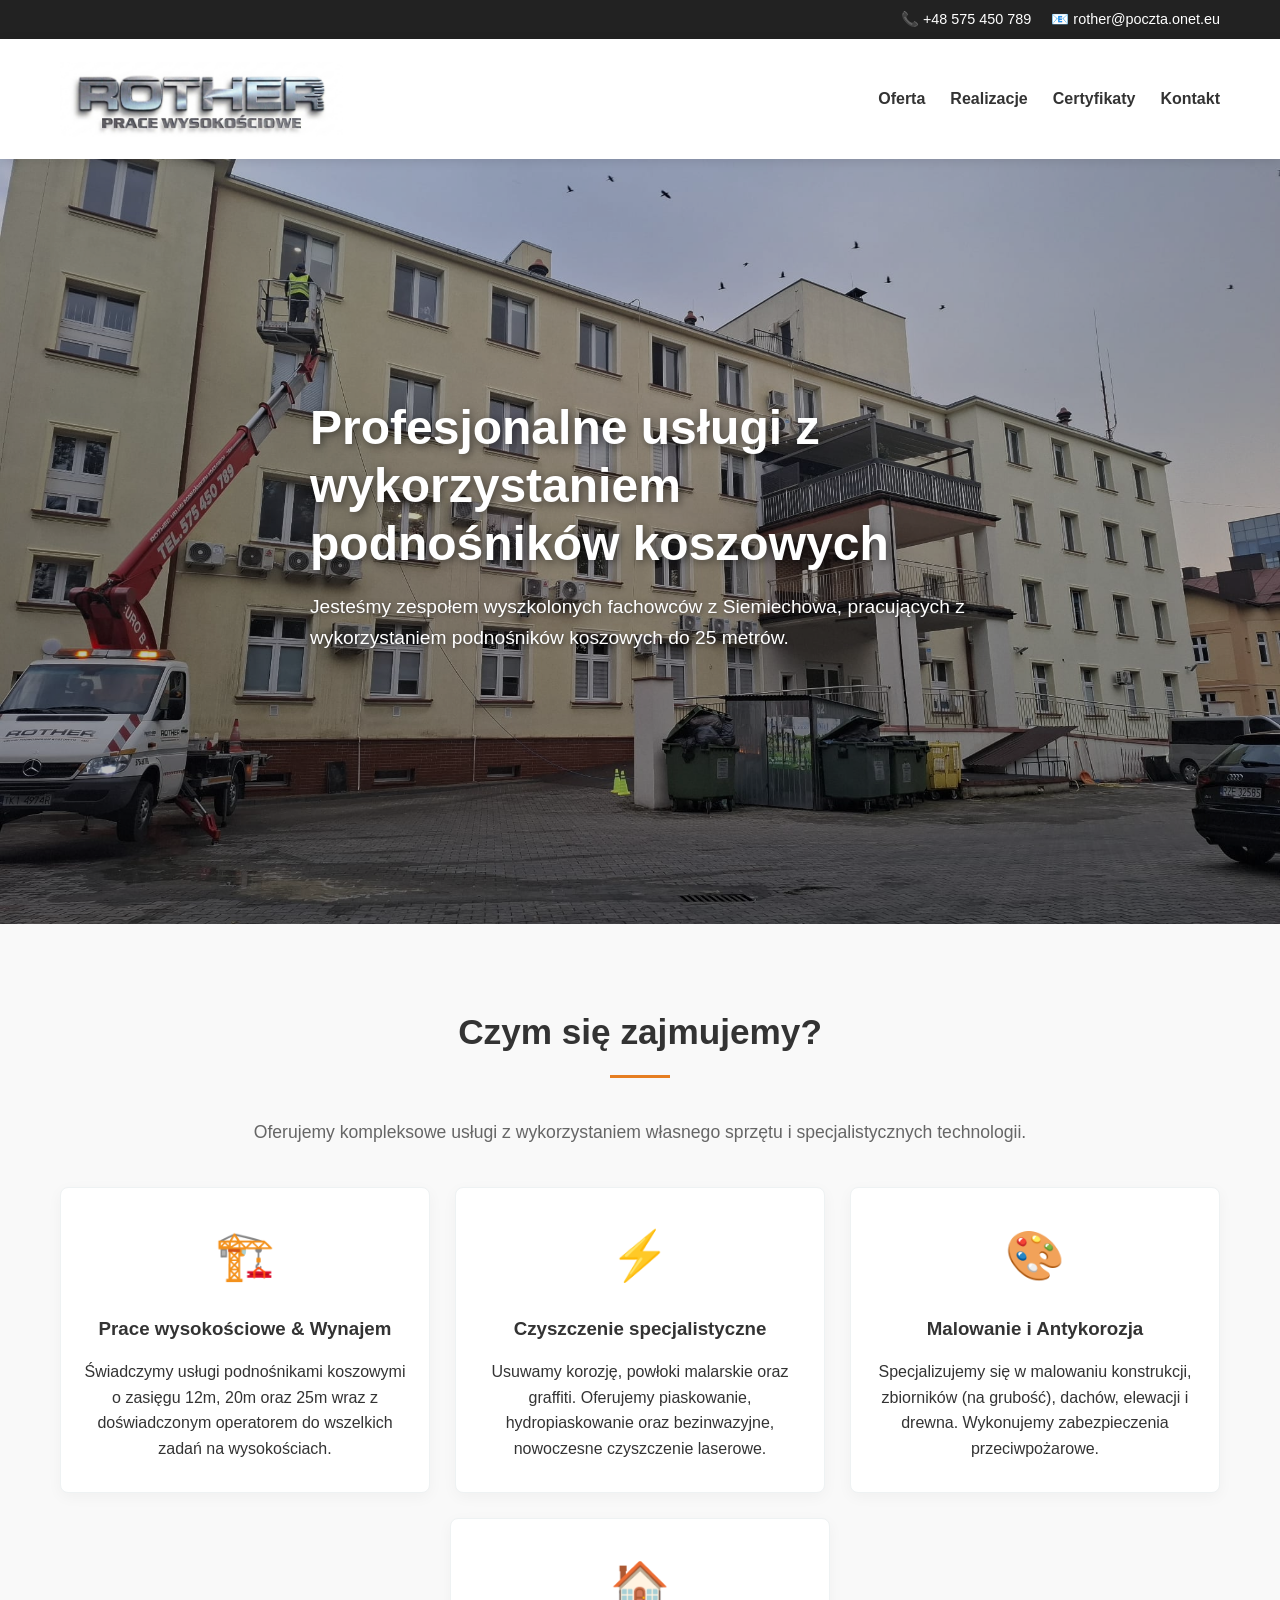
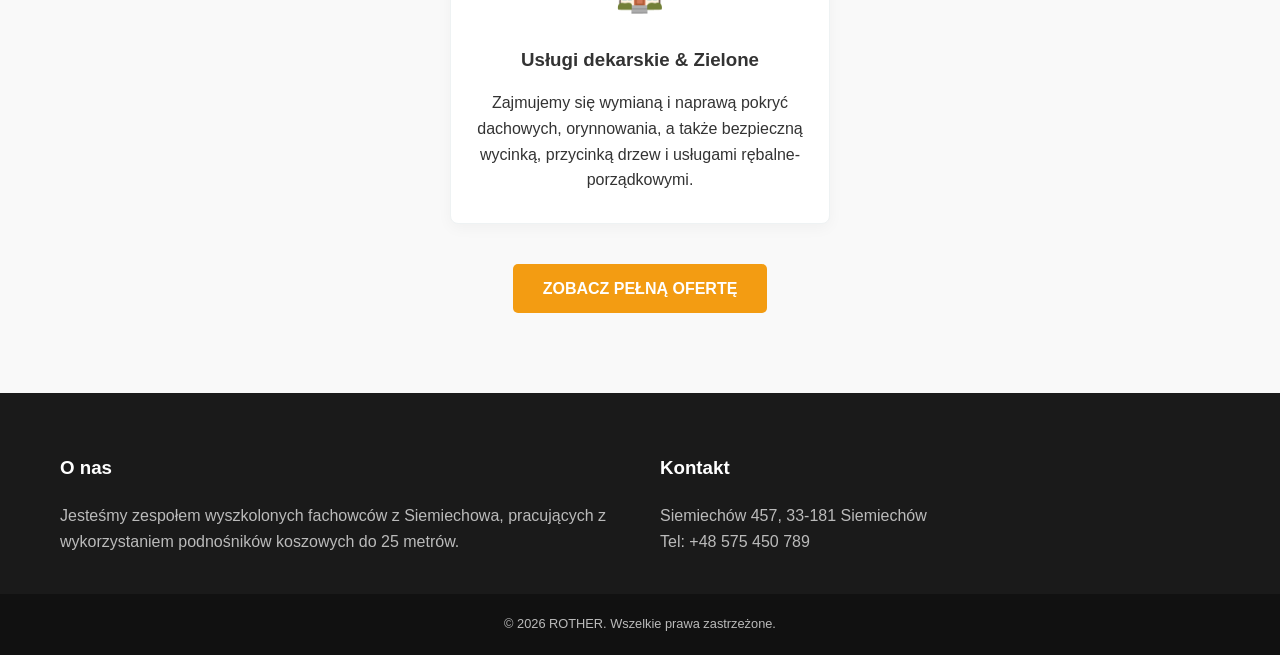
<file: index.html>
<!doctype html>
<html lang="pl">
  <head>
    <meta charset="UTF-8" />
    <meta name="viewport" content="width=device-width, initial-scale=1.0" />
    <title>ROTHER - Prace Wysokościowe</title>
    <link rel="icon" type="image/png" href="media/logo.png" />
    <link rel="stylesheet" href="style.css" />
    <link rel="stylesheet" href="hero.css" />
  </head>
  <body>
    <div class="top-bar">
      <div class="container">
        <div class="contact-info">
          <span>📞 +48 575 450 789</span>
          <span>📧 rother@poczta.onet.eu</span>
        </div>
      </div>
    </div>
    <header>
      <div class="container flex-header">
        <a href="index.html" class="logo-link">
          <img src="media/logo.png" alt="ROTHER Logo" />
        </a>
        <nav>
          <ul>
            <li><a href="oferta/oferta.html">Oferta</a></li>

            <li><a href="realizacje/realizacje.html">Realizacje</a></li>
            <li><a href="certyfikaty/certyfikaty.html">Certyfikaty</a></li>
            <li><a href="kontakt/kontakt.html">Kontakt</a></li>
          </ul>
        </nav>
      </div>
    </header>

    <section class="hero">
      <div class="hero-slider">
        <div
          class="slide active"
          style="background-image: url(&quot;media/hero-1.jpg&quot;)"
        ></div>
        <div
          class="slide"
          style="background-image: url(&quot;media/hero-2.jpg&quot;)"
        ></div>
        <div
          class="slide"
          style="background-image: url(&quot;media/hero-3.jpg&quot;)"
        ></div>
      </div>

      <div class="container">
        <div class="hero-content">
          <h2>Profesjonalne usługi z wykorzystaniem podnośników koszowych</h2>
          <p>
            Jesteśmy zespołem wyszkolonych fachowców z Siemiechowa, pracujących
            z wykorzystaniem podnośników koszowych do 25 metrów.
          </p>
        </div>
      </div>
    </section>

    <section class="services">
      <div class="container">
        <h2 class="section-title">Czym się zajmujemy?</h2>
        <p class="section-subtitle">
          Oferujemy kompleksowe usługi z wykorzystaniem własnego sprzętu i
          specjalistycznych technologii.
        </p>

        <div class="services-grid">
          <div class="service-card">
            <div class="icon">🏗️</div>
            <h3>Prace wysokościowe & Wynajem</h3>
            <p>
              Świadczymy usługi podnośnikami koszowymi o zasięgu 12m, 20m oraz
              25m wraz z doświadczonym operatorem do wszelkich zadań na
              wysokościach.
            </p>
          </div>

          <div class="service-card">
            <div class="icon">⚡</div>
            <h3>Czyszczenie specjalistyczne</h3>
            <p>
              Usuwamy korozję, powłoki malarskie oraz graffiti. Oferujemy
              piaskowanie, hydropiaskowanie oraz bezinwazyjne, nowoczesne
              czyszczenie laserowe.
            </p>
          </div>

          <div class="service-card">
            <div class="icon">🎨</div>
            <h3>Malowanie i Antykorozja</h3>
            <p>
              Specjalizujemy się w malowaniu konstrukcji, zbiorników (na
              grubość), dachów, elewacji i drewna. Wykonujemy zabezpieczenia
              przeciwpożarowe.
            </p>
          </div>

          <div class="service-card">
            <div class="icon">🏠</div>
            <h3>Usługi dekarskie & Zielone</h3>
            <p>
              Zajmujemy się wymianą i naprawą pokryć dachowych, orynnowania, a
              także bezpieczną wycinką, przycinką drzew i usługami
              rębalne-porządkowymi.
            </p>
          </div>
        </div>

        <div class="services-more">
          <a href="oferta/oferta.html" class="btn-primary">Zobacz pełną ofertę</a>
        </div>
      </div>
    </section>

    <footer>
      <div class="container footer-grid">
        <div class="footer-about">
          <h3>O nas</h3>
          <p>
            Jesteśmy zespołem wyszkolonych fachowców z Siemiechowa, pracujących
            z wykorzystaniem podnośników koszowych do 25 metrów.
          </p>
        </div>
        <div class="footer-contact">
          <h3>Kontakt</h3>
          <p>Siemiechów 457, 33-181 Siemiechów</p>
          <p>Tel: +48 575 450 789</p>
        </div>
      </div>
      <div class="bottom-footer">
        <p>&copy; 2026 ROTHER. Wszelkie prawa zastrzeżone.</p>
      </div>
    </footer>

    <script>
      document.addEventListener("DOMContentLoaded", function () {
        const slides = document.querySelectorAll(".hero-slider .slide");
        let currentSlide = 0;

        function nextSlide() {
          // Usuń klasę active z obecnego slajdu
          slides[currentSlide].classList.remove("active");

          // Przejdź do kolejnego slajdu (lub wróć do pierwszego)
          currentSlide = (currentSlide + 1) % slides.length;

          // Dodaj klasę active do nowego slajdu
          slides[currentSlide].classList.add("active");
        }

        // Uruchamiaj funkcję co 5000 milisekund (5 sekund)
        setInterval(nextSlide, 5000);
      });
    </script>
  </body>
</html>
</file>
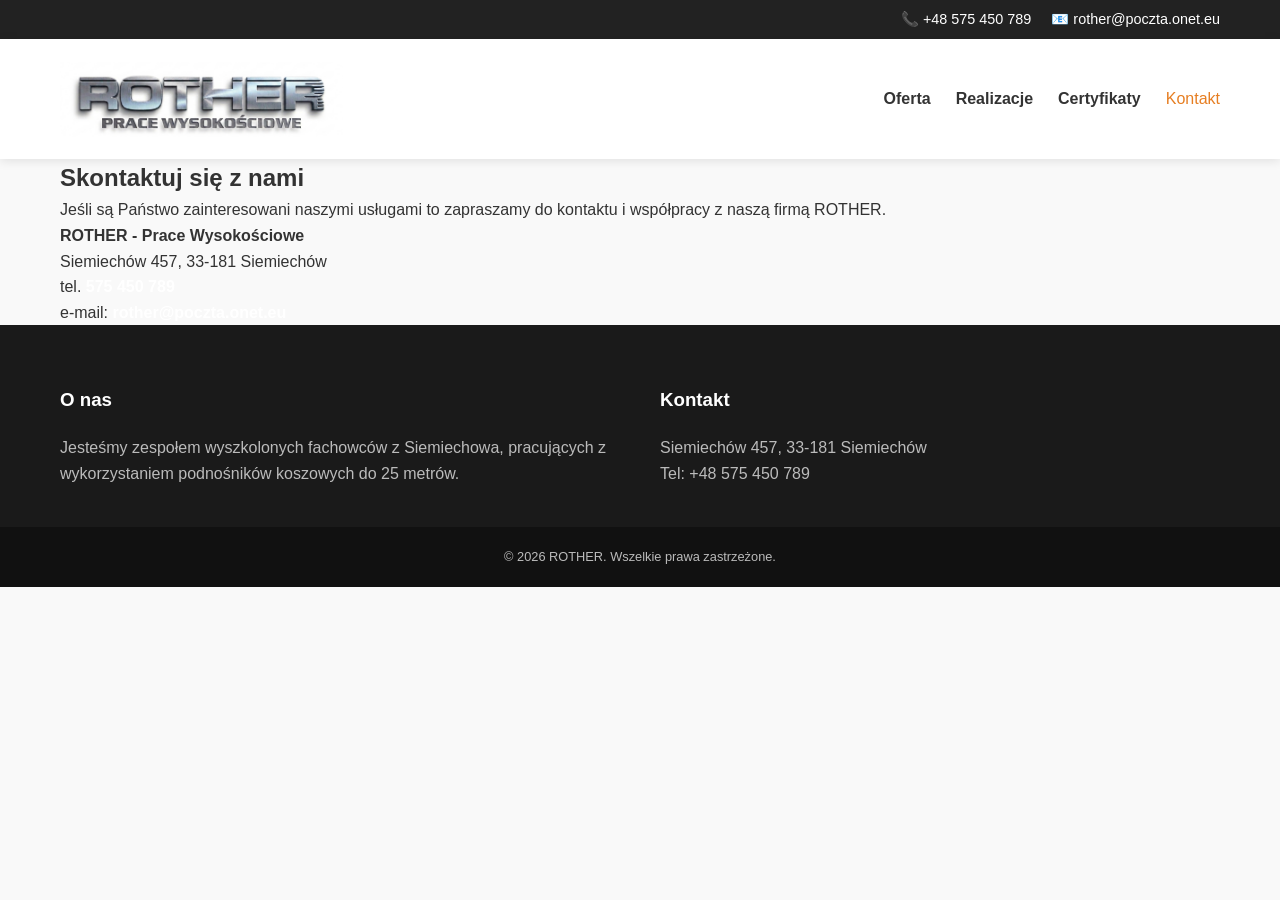
<file: kontakt.html>
<!doctype html>
<html lang="pl">
  <head>
    <meta charset="UTF-8" />
    <meta name="viewport" content="width=device-width, initial-scale=1.0" />
    <title>ROTHER - Prace Wysokościowe</title>
    <link rel="icon" type="image/png" href="media/logo.png" />
    <link rel="stylesheet" href="style.css" />
  </head>
  <body>
    <!-- Górny pasek kontaktowy -->
    <div class="top-bar">
      <div class="container">
        <div class="contact-info">
          <span>📞 +48 575 450 789</span>
          <span>📧 rother@poczta.onet.eu</span>
        </div>
      </div>
    </div>
    <!-- Nagłówek -->
    <header>
      <div class="container flex-header">
        <a href="index.html" class="logo-link">
          <img src="media/logo.png" alt="ROTHER Logo" />
        </a>
        <nav>
          <ul>
            <li><a href="oferta.html">Oferta</a></li>
            
            <li><a href="realizacje.html">Realizacje</a></li>
            <li><a href="certyfikaty/certyfikaty.html">Certyfikaty</a></li>
            <li><a class="active" href="kontakt.html">Kontakt</a></li>
          </ul>
        </nav>
      </div>
    </header>

     <section class="hero">
      <div class="hero-slider">
        <div class="slide active" style="background-image: url('media/hero-1.jpg');"></div>
        <div class="slide" style="background-image: url('media/hero-2.jpg');"></div>
        <div class="slide" style="background-image: url('media/hero-3.jpg');"></div>
      </div>
      
      <div class="container">
        <div class="hero-content">
          <h2>Skontaktuj się z nami</h2>
        <p>
              Jeśli są Państwo zainteresowani naszymi usługami to zapraszamy do
              kontaktu i współpracy z naszą firmą ROTHER.
            </p>

            <p>
              <strong>ROTHER - Prace Wysokościowe</strong>
              <br />
              Siemiechów 457, 33-181 Siemiechów
            </p>

            <p>
              tel.&nbsp;<strong
                ><a href="tel:+48575450789">575 450 789&nbsp;</a></strong
              ><br />e-mail:&nbsp;<strong
                ><a href="mailto:rother@poczta.onet.eu"
                  >rother@poczta.onet.eu</a
                ></strong
              >
            </p>
            </div>
          </div>
        </div>
      </div>
    </section>

    <!-- Stopka -->
    <footer>
      <div class="container footer-grid">
        <div class="footer-about">
          <h3>O nas</h3>
          <p>
            Jesteśmy zespołem wyszkolonych fachowców z Siemiechowa, pracujących z wykorzystaniem podnośników koszowych do 25 metrów.
          </p>
        </div>
        <div class="footer-contact">
          <h3>Kontakt</h3>
          <p>Siemiechów 457, 33-181 Siemiechów</p>
          <p>Tel: +48 575 450 789</p>
        </div>
      </div>
      <div class="bottom-footer">
        <p>&copy; 2026 ROTHER. Wszelkie prawa zastrzeżone.</p>
      </div>
    </footer>

    <script>
      document.addEventListener("DOMContentLoaded", function () {
        const slides = document.querySelectorAll(".hero-slider .slide");
        let currentSlide = 0;

        function nextSlide() {
          // Usuń klasę active z obecnego slajdu
          slides[currentSlide].classList.remove("active");
          
          // Przejdź do kolejnego slajdu (lub wróć do pierwszego)
          currentSlide = (currentSlide + 1) % slides.length;
          
          // Dodaj klasę active do nowego slajdu
          slides[currentSlide].classList.add("active");
        }

        // Uruchamiaj funkcję co 5000 milisekund (5 sekund)
        setInterval(nextSlide, 5000);
      });
    </script>
  </body>
</html>
</file>
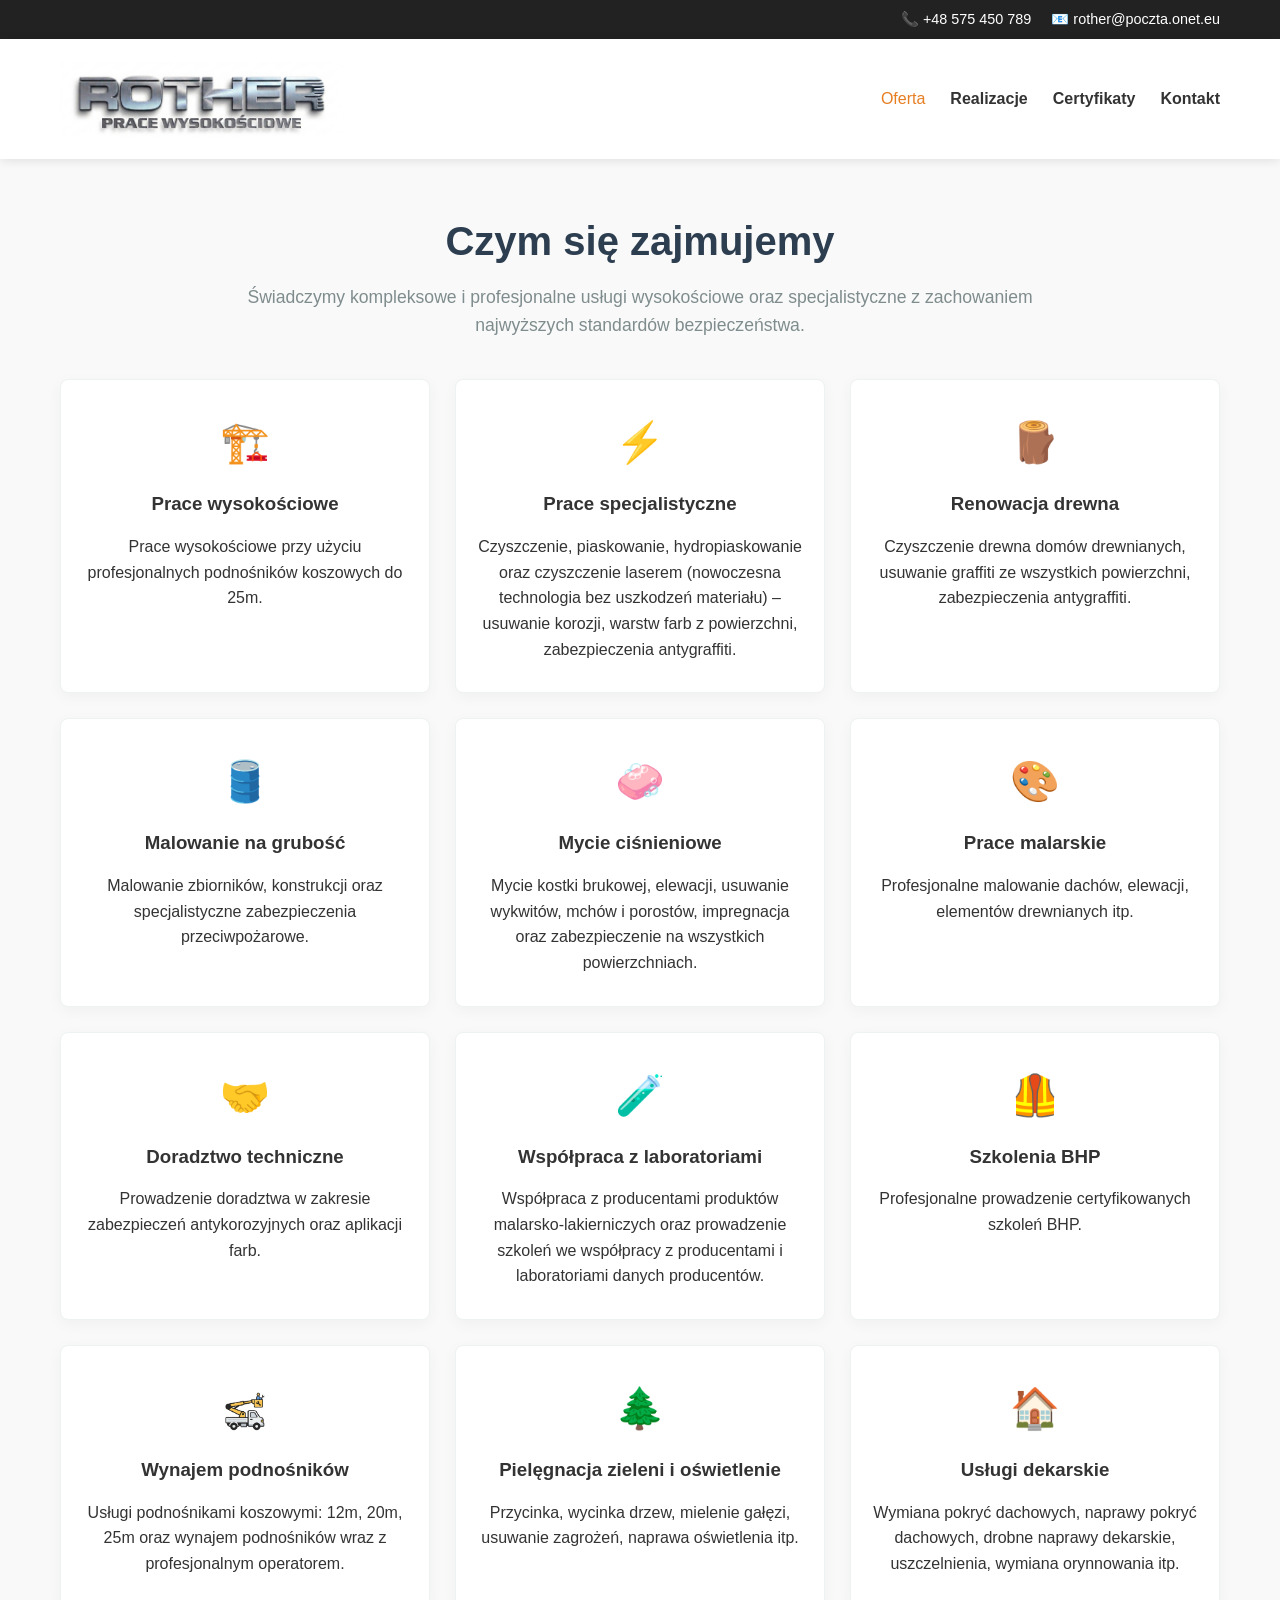
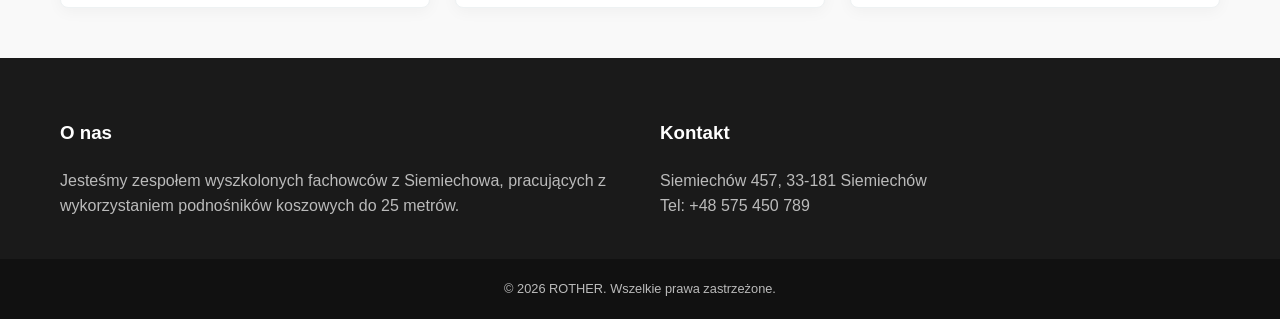
<file: oferta.html>
<!doctype html>
<html lang="pl">
  <head>
    <meta charset="UTF-8" />
    <meta name="viewport" content="width=device-width, initial-scale=1.0" />
    <title>ROTHER - Oferta</title>
    <link rel="icon" type="image/png" href="media/logo.png" />
    <link rel="stylesheet" href="style.css" />
    <link
      rel="stylesheet"
      href="https://cdnjs.cloudflare.com/ajax/libs/font-awesome/6.0.0-beta3/css/all.min.css"
    />
  </head>
  <body>
    <!-- Górny pasek kontaktowy -->
    <div class="top-bar">
      <div class="container">
        <div class="contact-info">
          <span>📞 +48 575 450 789</span>
          <span>📧 rother@poczta.onet.eu</span>
        </div>
      </div>
    </div>
    <!-- Nagłówek -->
    <header>
      <div class="container flex-header">
        <a href="index.html" class="logo-link">
          <img src="media/logo.png" alt="ROTHER Logo" />
        </a>
        <nav>
          <ul>
            <li><a class="active" href="oferta.html">Oferta</a></li>

            <li><a href="realizacje/realizacje.html">Realizacje</a></li>
            <li><a href="certyfikaty/certyfikaty.html">Certyfikaty</a></li>
            <li><a href="kontakt/kontakt.html">Kontakt</a></li>
          </ul>
        </nav>
      </div>
    </header>

    <!-- Główna zawartość - Oferta -->
    <main class="container services-section">
      <h1>Czym się zajmujemy</h1>
      <p class="section-desc">
        Świadczymy kompleksowe i profesjonalne usługi wysokościowe oraz
        specjalistyczne z zachowaniem najwyższych standardów bezpieczeństwa.
      </p>

      <div class="services-grid">
        <!-- Usługa 1 -->
        <div class="service-card">
          <div class="services-icon">🏗️</div>
          <h3>Prace wysokościowe</h3>
          <p>
            Prace wysokościowe przy użyciu profesjonalnych podnośników koszowych
            do 25m.
          </p>
        </div>

        <!-- Usługa 2 -->
        <div class="service-card">
          <div class="services-icon">⚡</div>
          <h3>Prace specjalistyczne</h3>
          <p>
            Czyszczenie, piaskowanie, hydropiaskowanie oraz czyszczenie laserem
            (nowoczesna technologia bez uszkodzeń materiału) – usuwanie korozji,
            warstw farb z powierzchni, zabezpieczenia antygraffiti.
          </p>
        </div>

        <!-- Usługa 3 -->
        <div class="service-card">
          <div class="services-icon">🪵</div>
          <h3>Renowacja drewna</h3>
          <p>
            Czyszczenie drewna domów drewnianych, usuwanie graffiti ze
            wszystkich powierzchni, zabezpieczenia antygraffiti.
          </p>
        </div>

        <!-- Usługa 4 -->
        <div class="service-card">
          <div class="services-icon">🛢️</div>
          <h3>Malowanie na grubość</h3>
          <p>
            Malowanie zbiorników, konstrukcji oraz specjalistyczne
            zabezpieczenia przeciwpożarowe.
          </p>
        </div>

        <!-- Usługa 5 -->
        <div class="service-card">
          <div class="services-icon">🧼</div>
          <h3>Mycie ciśnieniowe</h3>
          <p>
            Mycie kostki brukowej, elewacji, usuwanie wykwitów, mchów i
            porostów, impregnacja oraz zabezpieczenie na wszystkich
            powierzchniach.
          </p>
        </div>

        <!-- Usługa 6 -->
        <div class="service-card">
          <div class="services-icon">🎨</div>
          <h3>Prace malarskie</h3>
          <p>
            Profesjonalne malowanie dachów, elewacji, elementów drewnianych itp.
          </p>
        </div>

        <!-- Usługa 7 -->
        <div class="service-card">
          <div class="services-icon">🤝</div>
          <h3>Doradztwo techniczne</h3>
          <p>
            Prowadzenie doradztwa w zakresie zabezpieczeń antykorozyjnych oraz
            aplikacji farb.
          </p>
        </div>

        <!-- Usługa 8 -->
        <div class="service-card">
          <div class="services-icon">🧪</div>
          <h3>Współpraca z laboratoriami</h3>
          <p>
            Współpraca z producentami produktów malarsko-lakierniczych oraz
            prowadzenie szkoleń we współpracy z producentami i laboratoriami
            danych producentów.
          </p>
        </div>

        <!-- Usługa 9 -->
        <div class="service-card">
          <div class="services-icon">🦺</div>
          <h3>Szkolenia BHP</h3>
          <p>Profesjonalne prowadzenie certyfikowanych szkoleń BHP.</p>
        </div>

        <!-- Usługa 10 -->
        <div class="service-card">
          <div class="services-icon">
            <img src="media/podnosnik.png" alt="Podnośnik koszowy" />
          </div>
          <h3>Wynajem podnośników</h3>
          <p>
            Usługi podnośnikami koszowymi: 12m, 20m, 25m oraz wynajem
            podnośników wraz z profesjonalnym operatorem.
          </p>
        </div>

        <!-- Usługa 11 -->
        <div class="service-card">
          <div class="services-icon">🌲</div>
          <h3>Pielęgnacja zieleni i oświetlenie</h3>
          <p>
            Przycinka, wycinka drzew, mielenie gałęzi, usuwanie zagrożeń,
            naprawa oświetlenia itp.
          </p>
        </div>

        <!-- Usługa 12 -->
        <div class="service-card">
          <div class="services-icon">🏠</div>
          <h3>Usługi dekarskie</h3>
          <p>
            Wymiana pokryć dachowych, naprawy pokryć dachowych, drobne naprawy
            dekarskie, uszczelnienia, wymiana orynnowania itp.
          </p>
        </div>
      </div>
    </main>

    <!-- Stopka -->
    <footer>
      <div class="container footer-grid">
        <div class="footer-about">
          <h3>O nas</h3>
          <p>
            Jesteśmy zespołem wyszkolonych fachowców z Siemiechowa, pracujących
            z wykorzystaniem podnośników koszowych do 25 metrów.
          </p>
        </div>
        <div class="footer-contact">
          <h3>Kontakt</h3>
          <p>Siemiechów 457, 33-181 Siemiechów</p>
          <p>Tel: +48 575 450 789</p>
        </div>
      </div>
      <div class="bottom-footer">
        <p>&copy; 2026 ROTHER. Wszelkie prawa zastrzeżone.</p>
      </div>
    </footer>
  </body>
</html>
</file>
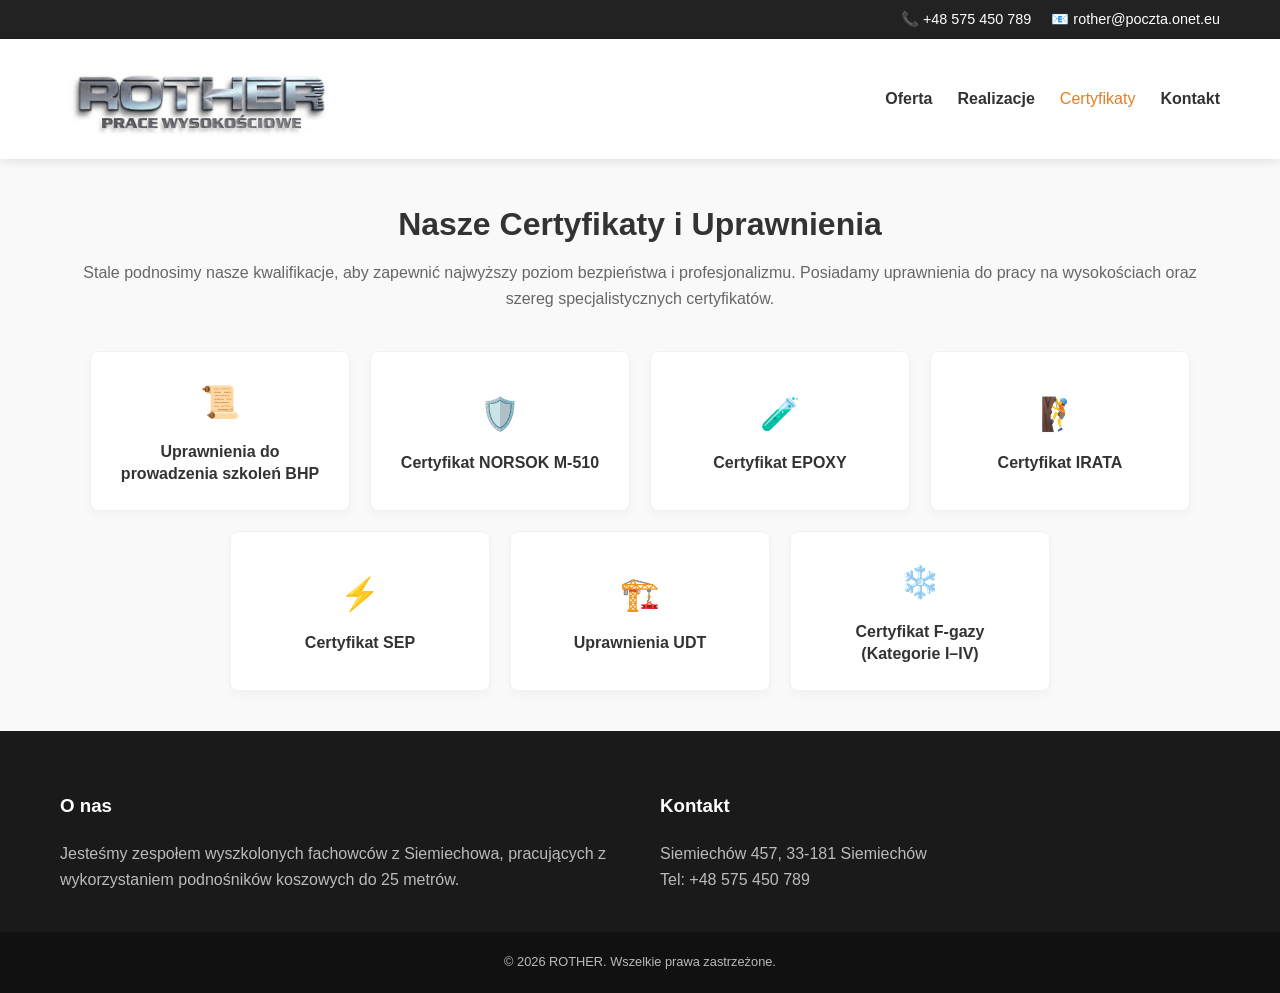
<file: certyfikaty/certyfikaty.html>
<!doctype html>
<html lang="pl">
  <head>
    <meta charset="UTF-8" />
    <meta name="viewport" content="width=device-width, initial-scale=1.0" />
    <title>ROTHER - Prace Wysokościowe</title>
    <link rel="icon" type="image/png" href="../media/logo.png" />
    <link rel="stylesheet" href="../style.css" />
    <link rel="stylesheet" href="certyfikaty.css" />
  </head>
  <body>
    <div class="top-bar">
      <div class="container">
        <div class="contact-info">
          <span>📞 +48 575 450 789</span>
          <span>📧 rother@poczta.onet.eu</span>
        </div>
      </div>
    </div>
    <header>
      <div class="container flex-header">
        <a href="../index.html" class="logo-link">
          <img src="../media/logo.png" alt="ROTHER Logo" />
        </a>
        <nav>
          <ul>
            <li><a href="../oferta/oferta.html">Oferta</a></li>
            <li><a href="../realizacje/realizacje.html">Realizacje</a></li>
            <li>
              <a class="active" href="certyfikaty.html">Certyfikaty</a>
            </li>
            <li><a href="../kontakt/kontakt.html">Kontakt</a></li>
          </ul>
        </nav>
      </div>
    </header>

    <main class="container certificates-section">
      <h1>Nasze Certyfikaty i Uprawnienia</h1>
      <p class="section-desc">
        Stale podnosimy nasze kwalifikacje, aby zapewnić najwyższy poziom
        bezpieństwa i profesjonalizmu. Posiadamy uprawnienia do pracy na
        wysokościach oraz szereg specjalistycznych certyfikatów.
      </p>

      <div class="certificates-grid">
        <div class="document-card">
          <div class="cert-icon">📜</div>
          <p class="certificate-caption">
            Uprawnienia do prowadzenia szkoleń BHP
          </p>
        </div>

        <div class="document-card">
          <div class="cert-icon">🛡️</div>
          <p class="certificate-caption">Certyfikat NORSOK M-510</p>
        </div>

        <div class="document-card">
          <div class="cert-icon">🧪</div>
          <p class="certificate-caption">Certyfikat EPOXY</p>
        </div>

        <div class="document-card">
          <div class="cert-icon">🧗</div>
          <p class="certificate-caption">Certyfikat IRATA</p>
        </div>

        <div class="document-card">
          <div class="cert-icon">⚡</div>
          <p class="certificate-caption">Certyfikat SEP</p>
        </div>

        <div class="document-card">
          <div class="cert-icon">🏗️</div>
          <p class="certificate-caption">Uprawnienia UDT</p>
        </div>

        <div class="document-card">
          <div class="cert-icon">❄️</div>
          <p class="certificate-caption">Certyfikat F-gazy<br>(Kategorie I–IV)</p>
        </div>
      </div>
    </main>

    <footer>
      <div class="container footer-grid">
        <div class="footer-about">
          <h3>O nas</h3>
          <p>
            Jesteśmy zespołem wyszkolonych fachowców z Siemiechowa, pracujących
            z wykorzystaniem podnośników koszowych do 25 metrów.
          </p>
        </div>
        <div class="footer-contact">
          <h3>Kontakt</h3>
          <p>Siemiechów 457, 33-181 Siemiechów</p>
          <p>Tel: +48 575 450 789</p>
        </div>
      </div>
      <div class="bottom-footer">
        <p>&copy; 2026 ROTHER. Wszelkie prawa zastrzeżone.</p>
      </div>
    </footer>
  </body>
</html>
</file>
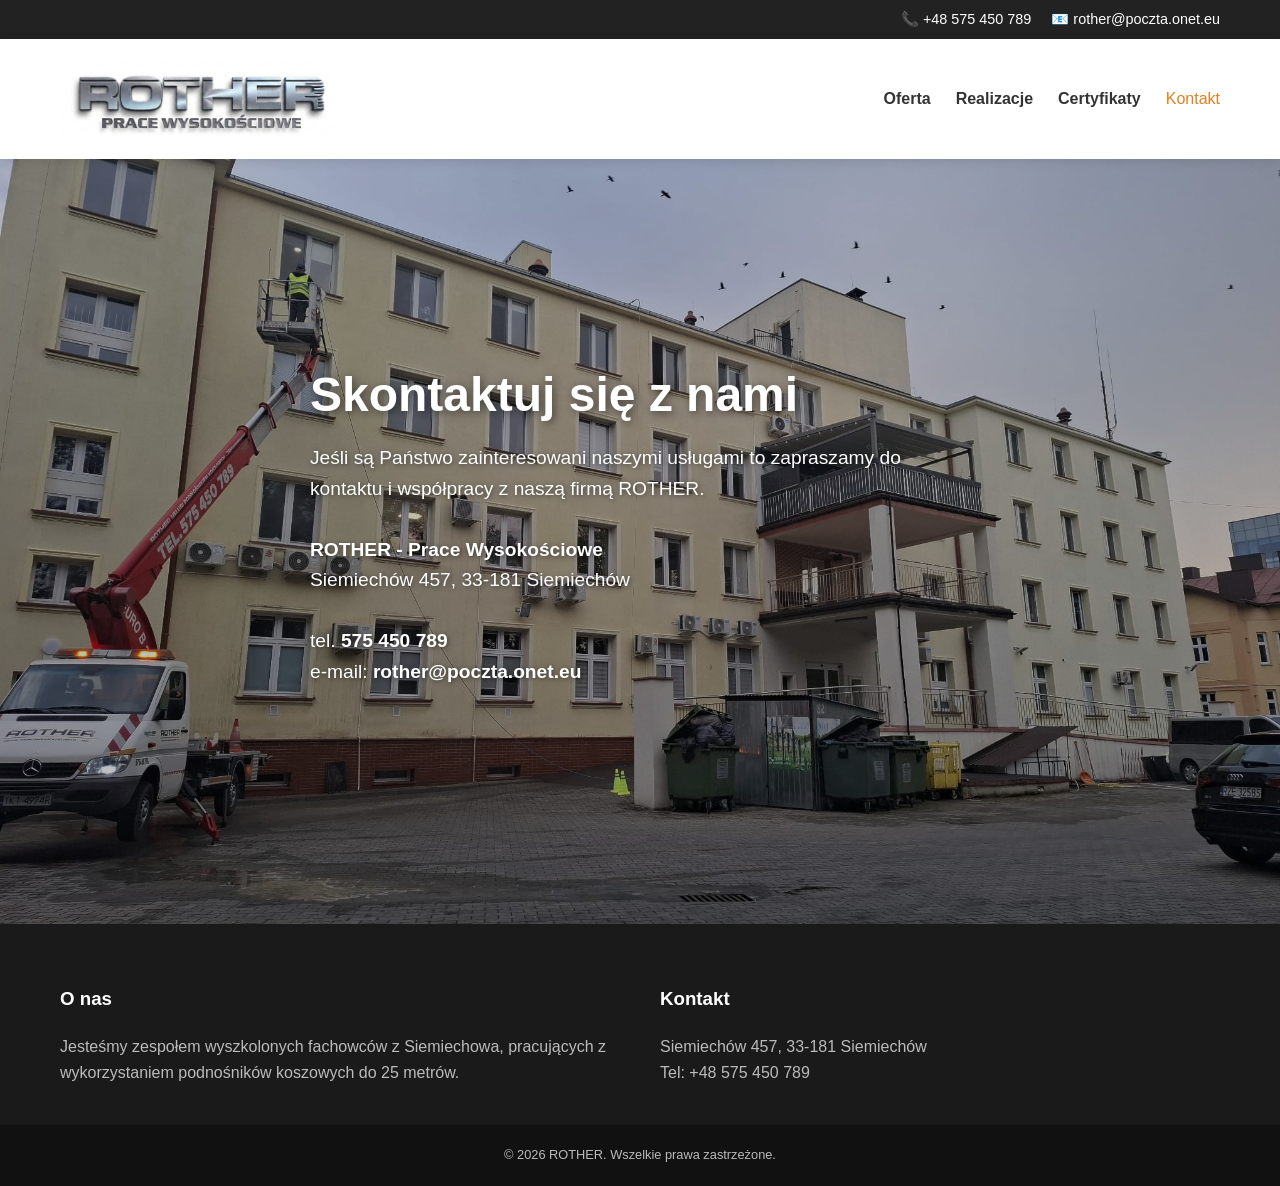
<file: kontakt/kontakt.html>
<!doctype html>
<html lang="pl">
  <head>
    <meta charset="UTF-8" />
    <meta name="viewport" content="width=device-width, initial-scale=1.0" />
    <title>ROTHER - Prace Wysokościowe</title>
    <link rel="icon" type="image/png" href="media/logo.png" />
    <link rel="stylesheet" href="../style.css" />
    <link rel="stylesheet" href="../hero.css" />

  </head>
  <body>
    <!-- Górny pasek kontaktowy -->
    <div class="top-bar">
      <div class="container">
        <div class="contact-info">
          <span>📞 +48 575 450 789</span>
          <span>📧 rother@poczta.onet.eu</span>
        </div>
      </div>
    </div>
    <!-- Nagłówek -->
    <header>
      <div class="container flex-header">
        <a href="../index.html" class="logo-link">
          <img src="../media/logo.png" alt="ROTHER Logo" />
        </a>
        <nav>
          <ul>
            <li><a href="../oferta/oferta.html">Oferta</a></li>
            
            <li><a href="../realizacje/realizacje.html">Realizacje</a></li>
            <li><a href="../certyfikaty/certyfikaty.html">Certyfikaty</a></li>
            <li><a class="active" href="kontakt.html">Kontakt</a></li>
          </ul>
        </nav>
      </div>
    </header>

     <section class="hero">
      <div class="hero-slider">
        <div class="slide active" style="background-image: url('../media/hero-1.jpg');"></div>
        <div class="slide" style="background-image: url('../media/hero-2.jpg');"></div>
        <div class="slide" style="background-image: url('../media/hero-3.jpg');"></div>
      </div>

      
      <div class="container">
        <div class="hero-content">
          <h2>Skontaktuj się z nami</h2>
        <p>
              Jeśli są Państwo zainteresowani naszymi usługami to zapraszamy do
              kontaktu i współpracy z naszą firmą ROTHER.
            </p>

            <p>
              <strong>ROTHER - Prace Wysokościowe</strong>
              <br />
              Siemiechów 457, 33-181 Siemiechów
            </p>

            <p>
              tel.&nbsp;<strong
                ><a href="tel:+48575450789">575 450 789&nbsp;</a></strong
              ><br />e-mail:&nbsp;<strong
                ><a href="mailto:rother@poczta.onet.eu"
                  >rother@poczta.onet.eu</a
                ></strong
              >
            </p>
            </div>
          </div>
        </div>
      </div>
    </section>

    <!-- Stopka -->
    <footer>
      <div class="container footer-grid">
        <div class="footer-about">
          <h3>O nas</h3>
          <p>
            Jesteśmy zespołem wyszkolonych fachowców z Siemiechowa, pracujących z wykorzystaniem podnośników koszowych do 25 metrów.
          </p>
        </div>
        <div class="footer-contact">
          <h3>Kontakt</h3>
          <p>Siemiechów 457, 33-181 Siemiechów</p>
          <p>Tel: +48 575 450 789</p>
        </div>
      </div>
      <div class="bottom-footer">
        <p>&copy; 2026 ROTHER. Wszelkie prawa zastrzeżone.</p>
      </div>
    </footer>

    <script>
      document.addEventListener("DOMContentLoaded", function () {
        const slides = document.querySelectorAll(".hero-slider .slide");
        let currentSlide = 0;

        function nextSlide() {
          // Usuń klasę active z obecnego slajdu
          slides[currentSlide].classList.remove("active");
          
          // Przejdź do kolejnego slajdu (lub wróć do pierwszego)
          currentSlide = (currentSlide + 1) % slides.length;
          
          // Dodaj klasę active do nowego slajdu
          slides[currentSlide].classList.add("active");
        }

        // Uruchamiaj funkcję co 5000 milisekund (5 sekund)
        setInterval(nextSlide, 5000);
      });
    </script>
  </body>
</html>
</file>
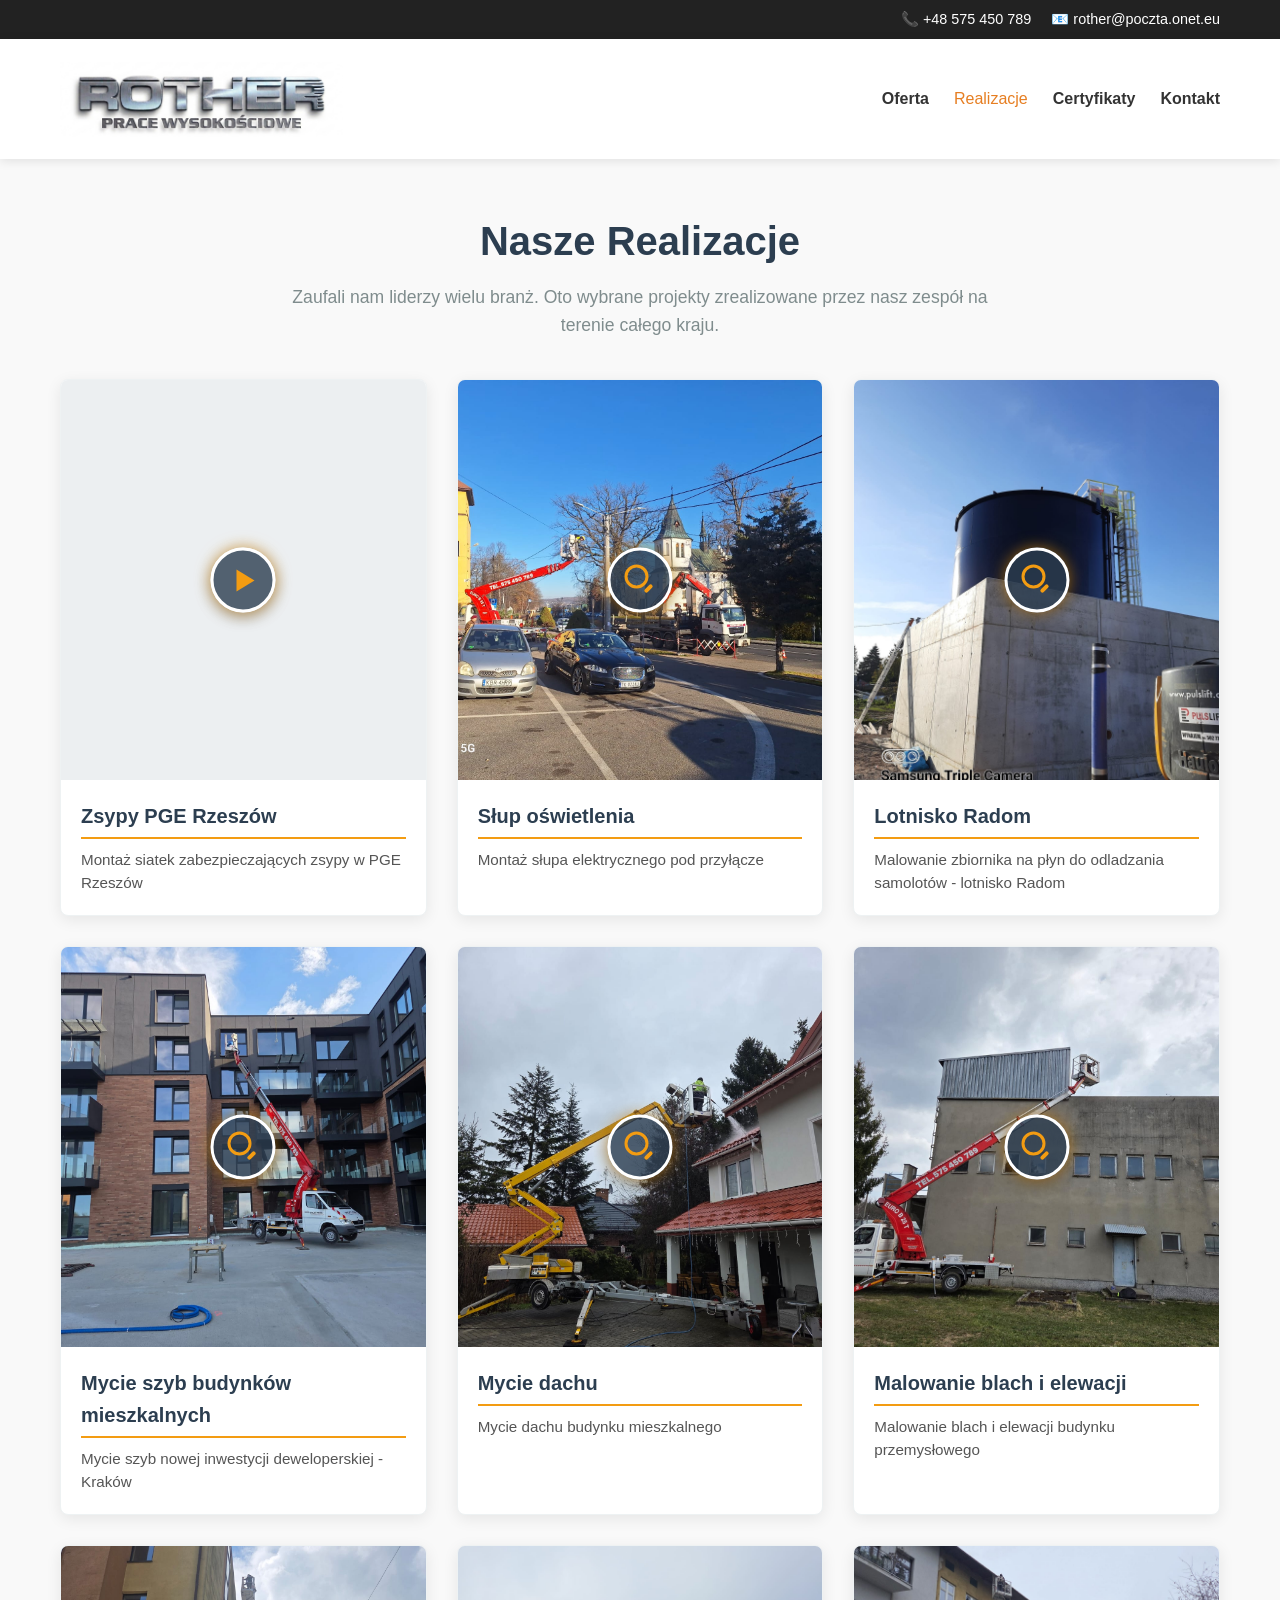
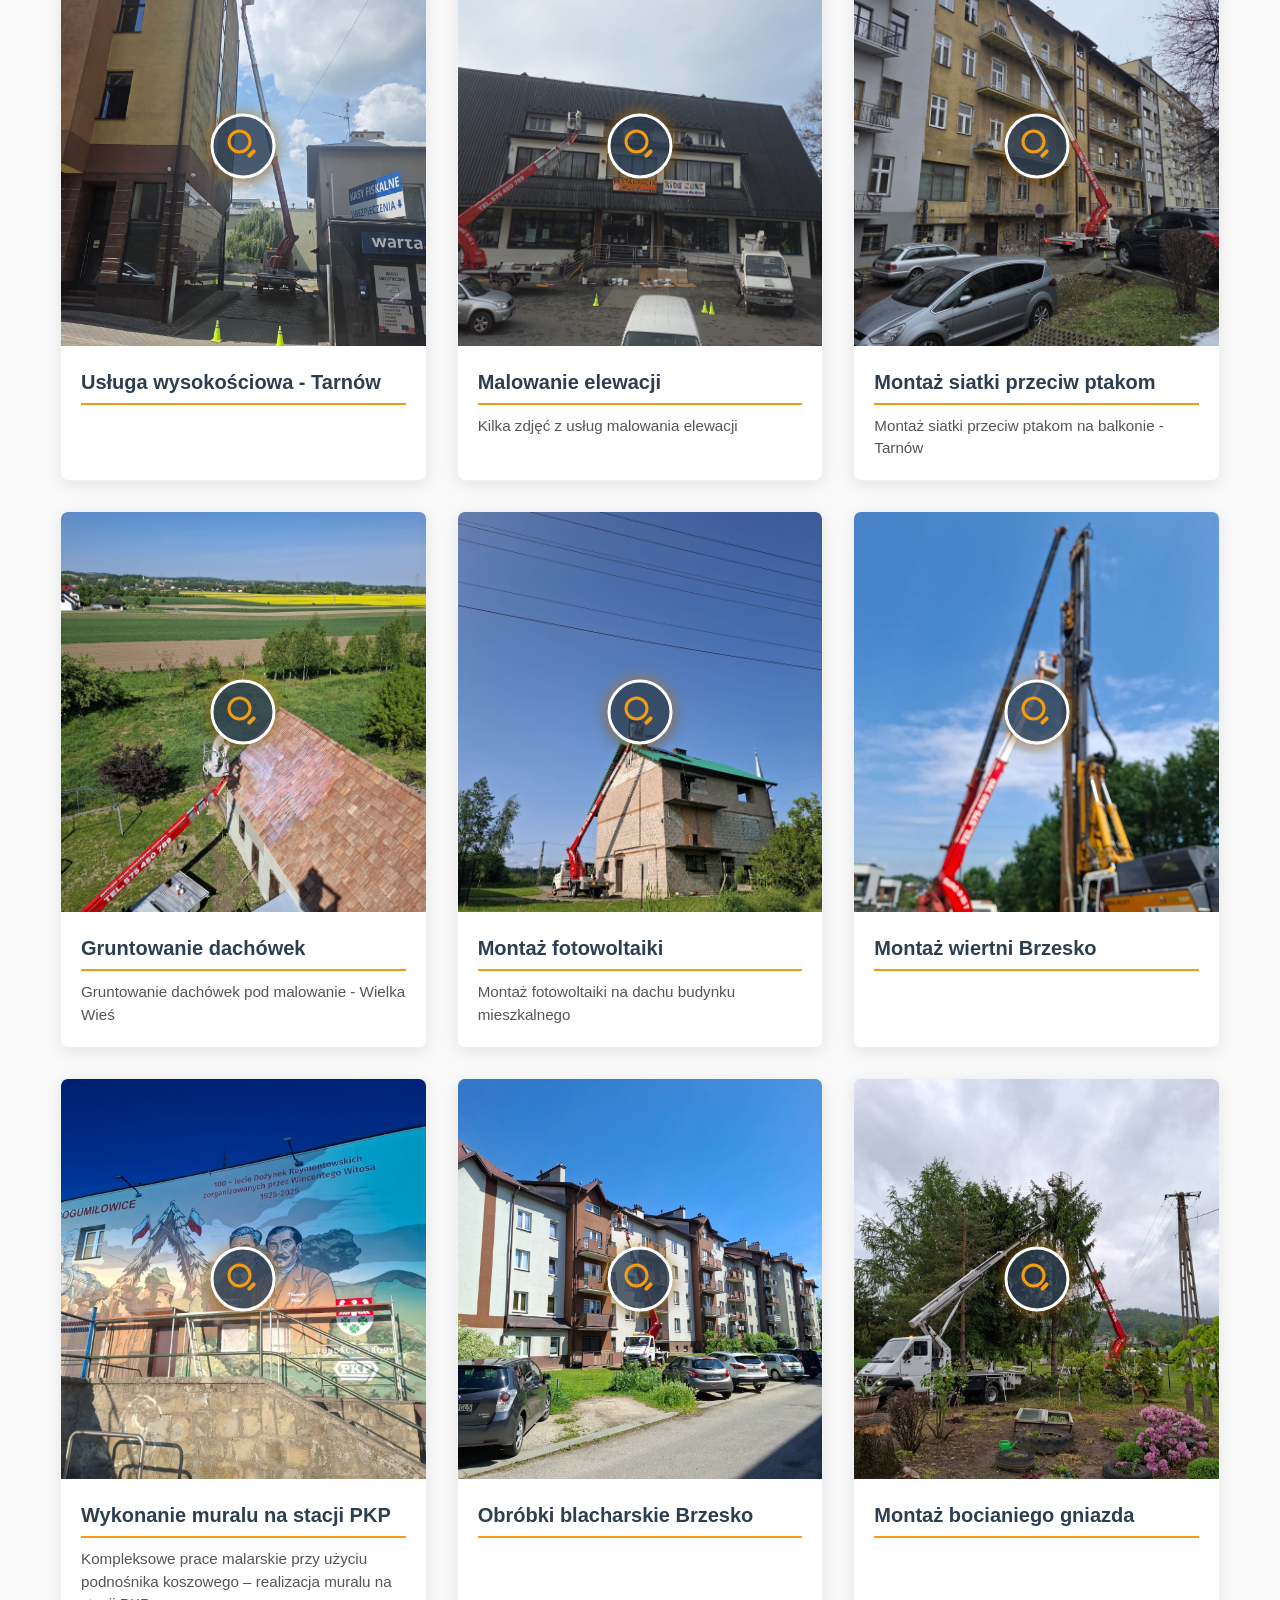
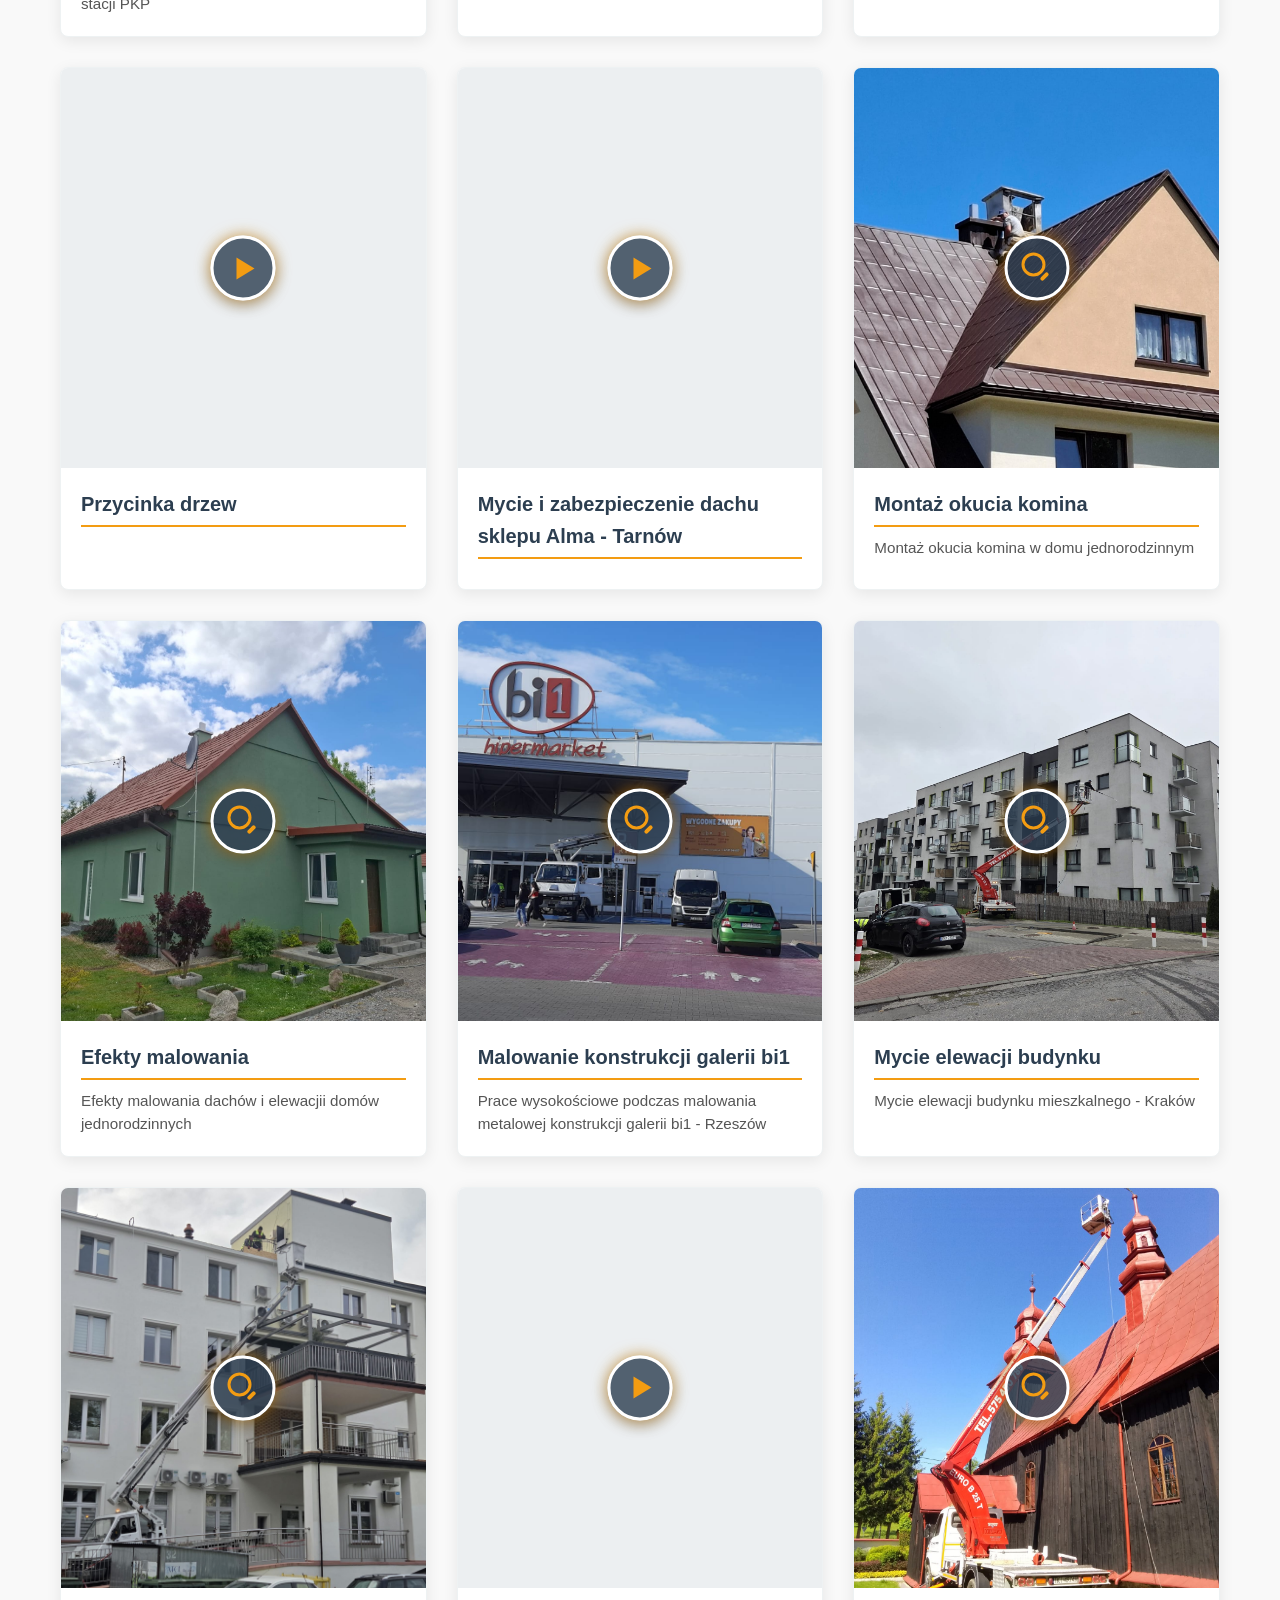
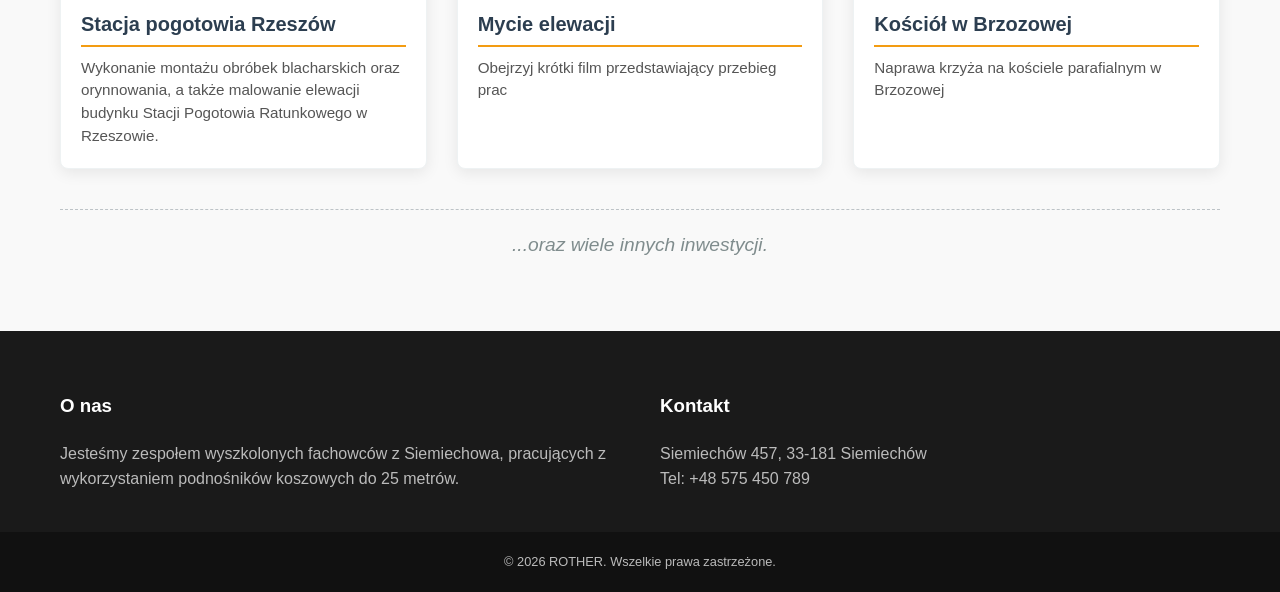
<file: realizacje/realizacje.html>
<!doctype html>
<html lang="pl">
  <head>
    <meta charset="UTF-8" />
    <meta name="viewport" content="width=device-width, initial-scale=1.0" />
    <title>ROTHER - Realizacje</title>
    <link rel="icon" type="image/png" href="../media/logo.png" />
    <link rel="stylesheet" href="../style.css" />
    <link rel="stylesheet" href="realizacje.css" />
    <link
      rel="stylesheet"
      href="https://cdn.jsdelivr.net/npm/@fancyapps/ui@5.0/dist/fancybox/fancybox.css"
    />
  </head>
  <body>
    <!-- Górny pasek kontaktowy -->
    <div class="top-bar">
      <div class="container">
        <div class="contact-info">
          <span>📞 +48 575 450 789</span>
          <span>📧 rother@poczta.onet.eu</span>
        </div>
      </div>
    </div>
    <header>
      <div class="container flex-header">
        <a href="../index.html" class="logo-link">
          <img src="../media/logo.png" alt="ROTHER Logo" />
        </a>
        <nav>
          <ul>
            <li><a href="../oferta/oferta.html">Oferta</a></li>

            <li><a class="active" href="realizacje.html">Realizacje</a></li>
            <li><a href="../certyfikaty/certyfikaty.html">Certyfikaty</a></li>
            <li><a href="../kontakt/kontakt.html">Kontakt</a></li>
          </ul>
        </nav>
      </div>
    </header>

    <main class="container portfolio-section">
      <section>
        <h1>Nasze Realizacje</h1>
        <p class="section-desc">
          Zaufali nam liderzy wielu branż. Oto wybrane projekty zrealizowane
          przez nasz zespół na terenie całego kraju.
        </p>

        <div class="portfolio-grid">
          <div class="portfolio-item">
            <div class="portfolio-img video-item">
              <a
                href="images/pge-rzeszow/pge-rzeszow.mp4"
                data-fancybox="pge-rzeszow"
                data-type="html5video"
              >
                <video preload="metadata" muted>
                  <source
                    src="images/pge-rzeszow/pge-rzeszow.mp4#t=0.1"
                    type="video/mp4"
                  />
                </video>
                <div class="play-button"></div>
              </a>
            </div>
            <div class="portfolio-info">
              <h3>Zsypy PGE Rzeszów</h3>
              <p>Montaż siatek zabezpieczających zsypy w PGE Rzeszów</p>
            </div>
          </div>

          <div class="portfolio-item">
            <div class="portfolio-img gallery-item">
              <a
                href="images/slup-oswietlenie/glowne.jpg"
                data-fancybox="slup-oswietlenie"
              >
                <img
                  src="images/slup-oswietlenie/glowne.jpg"
                  alt="slup oświetlenia Rzeszów"
                />
                <div class="zoom-icon"></div>
              </a>
            </div>

            <div class="portfolio-info">
              <h3>Słup oświetlenia</h3>
              <p>Montaż słupa elektrycznego pod przyłącze</p>
            </div>
          </div>

          <div class="portfolio-item">
            <div class="portfolio-img gallery-item">
              <a
                href="images/lotnisko-radom/glowne.jpg"
                data-fancybox="lotnisko-radom"
              >
                <img
                  src="images/lotnisko-radom/glowne.jpg"
                  alt="lotnisko Radom"
                />
                <div class="zoom-icon"></div>
              </a>
            </div>

            <div class="portfolio-info">
              <h3>Lotnisko Radom</h3>
              <p>
                Malowanie zbiornika na płyn do odladzania samolotów - lotnisko
                Radom
              </p>
            </div>
          </div>

          <div class="portfolio-item">
            <div class="portfolio-img gallery-item">
              <a
                href="images/nowe-osiedle/glowne.jpg"
                data-fancybox="nowe-osiedle"
              >
                <img
                  src="images/nowe-osiedle/glowne.jpg"
                  alt="Nowe osiedle Kraków"
                />
                <div class="zoom-icon"></div>
              </a>
            </div>

            <div class="portfolio-info">
              <h3>Mycie szyb budynków mieszkalnych</h3>
              <p>Mycie szyb nowej inwestycji deweloperskiej - Kraków</p>
            </div>
          </div>

          <div class="portfolio-item">
            <div class="portfolio-img gallery-item">
              <a
                href="images/mycie-dachu/glowne.jpg"
                data-fancybox="mycie-dachu"
                data-caption="Mycie dachu - Widok główny"
              >
                <img src="images/mycie-dachu/glowne.jpg" alt="Mycie dachu" />
                <div class="zoom-icon"></div>
              </a>
              <a
                href="images/mycie-dachu/img1.jpg"
                data-fancybox="mycie-dachu"
                class="hidden-photo"
              ></a>
            </div>

            <div class="portfolio-info">
              <h3>Mycie dachu</h3>
              <p>Mycie dachu budynku mieszkalnego</p>
            </div>
          </div>

          <div class="portfolio-item">
            <div class="portfolio-img gallery-item">
              <a
                href="images/malowanie-blach-ele/glowne.jpg"
                data-fancybox="malowanie-blach-ele"
              >
                <img
                  src="images/malowanie-blach-ele/glowne.jpg"
                  alt="Malowanie blach i elewacji"
                />
                <div class="zoom-icon"></div>
              </a>
            </div>

            <div class="portfolio-info">
              <h3>Malowanie blach i elewacji</h3>
              <p>Malowanie blach i elewacji budynku przemysłowego</p>
            </div>
          </div>

          <div class="portfolio-item">
            <div class="portfolio-img gallery-item">
              <a
                href="images/usluga-tarnow/glowne.jpg"
                data-fancybox="usluga-tarnow"
              >
                <img
                  src="images/usluga-tarnow/glowne.jpg"
                  alt="Usługa wysokościowa - Tarnów"
                />
                <div class="zoom-icon"></div>
              </a>
              <a
                href="images/usluga-tarnow/img1.jpg"
                data-fancybox="usluga-tarnow"
                class="hidden-photo"
              ></a>
            </div>

            <div class="portfolio-info">
              <h3>Usługa wysokościowa - Tarnów</h3>
            </div>
          </div>

          <div class="portfolio-item">
            <div class="portfolio-img gallery-item">
              <a
                href="images/malowanie-ele/glowne.jpg"
                data-fancybox="malowanie-ele"
                data-caption="Malowanie elewacji - Widok główny"
              >
                <img
                  src="images/malowanie-ele/glowne.jpg"
                  alt="Malowanie elewacji"
                />
                <div class="zoom-icon"></div>
              </a>
              <a
                href="images/malowanie-ele/img1.jpg"
                data-fancybox="malowanie-ele"
                class="hidden-photo"
              ></a>
              <a
                href="images/malowanie-ele/img2.jpg"
                data-fancybox="malowanie-ele"
                class="hidden-photo"
              ></a>
            </div>

            <div class="portfolio-info">
              <h3>Malowanie elewacji</h3>
              <p>Kilka zdjęć z usług malowania elewacji</p>
            </div>
          </div>

          <div class="portfolio-item">
            <div class="portfolio-img gallery-item">
              <a
                href="images/montaz-ptaki-tarnow/glowne.jpg"
                data-fancybox="montaz-ptaki-tarnow"
              >
                <img
                  src="images/montaz-ptaki-tarnow/glowne.jpg"
                  alt="Montaż siatki przeciw ptakom"
                />
                <div class="zoom-icon"></div>
              </a>
            </div>

            <div class="portfolio-info">
              <h3>Montaż siatki przeciw ptakom</h3>
              <p>Montaż siatki przeciw ptakom na balkonie - Tarnów</p>
            </div>
          </div>

          <div class="portfolio-item">
            <div class="portfolio-img gallery-item">
              <a
                href="images/gruntowanie-dachowki/glowne.jpg"
                data-fancybox="gruntowanie-dachowki"
              >
                <img
                  src="images/gruntowanie-dachowki/glowne.jpg"
                  alt="Gruntowanie dachówek"
                />
                <div class="zoom-icon"></div>
              </a>
            </div>

            <div class="portfolio-info">
              <h3>Gruntowanie dachówek</h3>
              <p>Gruntowanie dachówek pod malowanie - Wielka Wieś</p>
            </div>
          </div>

          <div class="portfolio-item">
            <div class="portfolio-img gallery-item">
              <a
                href="images/montaz-foto/glowne.jpg"
                data-fancybox="montaz-foto"
              >
                <img
                  src="images/montaz-foto/glowne.jpg"
                  alt="Montaż fotowoltaiki"
                />
                <div class="zoom-icon"></div>
              </a>
            </div>

            <div class="portfolio-info">
              <h3>Montaż fotowoltaiki</h3>
              <p>Montaż fotowoltaiki na dachu budynku mieszkalnego</p>
            </div>
          </div>

          <div class="portfolio-item">
            <div class="portfolio-img gallery-item">
              <a
                href="images/montaz-wiertni-brzesko/glowne.jpg"
                data-fancybox="montaz-wiertni-brzesko"
              >
                <img
                  src="images/montaz-wiertni-brzesko/glowne.jpg"
                  alt="Montaż wiertni Brzesko"
                />
                <div class="zoom-icon"></div>
              </a>
            </div>

            <div class="portfolio-info">
              <h3>Montaż wiertni Brzesko</h3>
            </div>
          </div>

          <div class="portfolio-item">
            <div class="portfolio-img gallery-item">
              <a href="images/mural-pkp/glowne.jpg" data-fancybox="mural-pkp">
                <img
                  src="images/mural-pkp/glowne.jpg"
                  alt="Mural na stacji PKP"
                />
                <div class="zoom-icon"></div>
              </a>
            </div>

            <div class="portfolio-info">
              <h3>Wykonanie muralu na stacji PKP</h3>
              <p>
                Kompleksowe prace malarskie przy użyciu podnośnika koszowego –
                realizacja muralu na stacji PKP
              </p>
            </div>
          </div>

          <div class="portfolio-item">
            <div class="portfolio-img gallery-item">
              <a
                href="images/obrobki-blach-brzesko/glowne.jpg"
                data-fancybox="obrobki-blach-brzesko"
              >
                <img
                  src="images/obrobki-blach-brzesko/glowne.jpg"
                  alt="Obróbki blacharskie Brzeskoglowne"
                />
                <div class="zoom-icon"></div>
              </a>
            </div>

            <div class="portfolio-info">
              <h3>Obróbki blacharskie Brzesko</h3>
            </div>
          </div>

          <div class="portfolio-item">
            <div class="portfolio-img gallery-item">
              <a
                href="images/montaz-gniazda/glowne.jpg"
                data-fancybox="montaz-gniazda"
              >
                <img
                  src="images/montaz-gniazda/glowne.jpg"
                  alt="Montaż bocianiego gniazda"
                />
                <div class="zoom-icon"></div>
              </a>
            </div>

            <div class="portfolio-info">
              <h3>Montaż bocianiego gniazda</h3>
            </div>
          </div>

          <div class="portfolio-item">
            <div class="portfolio-img video-item">
              <a
                href="images/przycinka-drzew/glowne.mp4"
                data-fancybox="przycinka-drzew"
                data-type="html5video"
              >
                <video preload="metadata" muted>
                  <source
                    src="images/przycinka-drzew/glowne.mp4#t=0.1"
                    type="video/mp4"
                  />
                </video>
                <div class="play-button"></div>
              </a>
            </div>

            <div class="portfolio-info">
              <h3>Przycinka drzew</h3>
            </div>
          </div>

          <div class="portfolio-item">
            <div class="portfolio-img video-item">
              <a
                href="images/alma-tarnow/glowne.mp4"
                data-fancybox="alma-tarnow"
                data-type="html5video"
              >
                <video preload="metadata" muted>
                  <source
                    src="images/alma-tarnow/glowne.mp4#t=0.1"
                    type="video/mp4"
                  />
                </video>
                <div class="play-button"></div>
              </a>
            </div>

            <div class="portfolio-info">
              <h3>Mycie i zabezpieczenie dachu sklepu Alma - Tarnów</h3>
            </div>
          </div>

          <div class="portfolio-item">
            <div class="portfolio-img gallery-item">
              <a
                href="images/okucie-komina/glowne.jpg"
                data-fancybox="okucie-komina"
              >
                <img
                  src="images/okucie-komina/glowne.jpg"
                  alt="Okucie komina"
                />
                <div class="zoom-icon"></div>
              </a>
            </div>

            <div class="portfolio-info">
              <h3>Montaż okucia komina</h3>
              <p>Montaż okucia komina w domu jednorodzinnym</p>
            </div>
          </div>

          <div class="portfolio-item">
            <div class="portfolio-img gallery-item">
              <a
                href="images/malowanie-dachu-elewacji/glowne.jpg"
                data-fancybox="malowanie-dachu-elewacji"
              >
                <img
                  src="images/malowanie-dachu-elewacji/glowne.jpg"
                  alt="Malowanie dachu elewacji"
                />
                <div class="zoom-icon"></div>
              </a>
              <a
                href="images/malowanie-dachu-elewacji/img1.jpg"
                data-fancybox="malowanie-dachu-elewacji"
                class="hidden-photo"
              ></a>
            </div>
            <div class="portfolio-info">
              <h3>Efekty malowania</h3>
              <p>Efekty malowania dachów i elewacjii domów jednorodzinnych</p>
            </div>
          </div>

          <div class="portfolio-item">
            <div class="portfolio-img gallery-item">
              <a
                href="images/malowanie-bi1/glowne.jpg"
                data-fancybox="malowanie-bi1"
              >
                <img
                  src="images/malowanie-bi1/glowne.jpg"
                  alt="Malowanie bi1"
                />
                />
                <div class="zoom-icon"></div>
              </a>
              <a
                href="images/malowanie-bi1/img1.jpg"
                data-fancybox="malowanie-bi1"
                class="hidden-photo"
              ></a>
            </div>
            <div class="portfolio-info">
              <h3>Malowanie konstrukcji galerii bi1</h3>
              <p>Prace wysokościowe podczas malowania metalowej konstrukcji galerii bi1 - Rzeszów</p>
            </div>
          </div>

          <div class="portfolio-item">
            <div class="portfolio-img gallery-item">
              <a
                href="images/mycie-elewacji-krakow/glowne.jpg"
                data-fancybox="mycie-elewacji-krakow"
              >
                <img
                  src="images/mycie-elewacji-krakow/glowne.jpg"
                  alt="Mycie elewacji budynku"
                />
                <div class="zoom-icon"></div>
              </a>
            </div>

            <div class="portfolio-info">
              <h3>Mycie elewacji budynku</h3>
              <p>Mycie elewacji budynku mieszkalnego - Kraków</p>
            </div>
          </div>

          <div class="portfolio-item">
            <div class="portfolio-img gallery-item">
              <a
                href="images/stacja-pogotowia/glowne.jpg"
                data-fancybox="stacja-pogotowia-rzeszow"
              >
                <img
                  src="images/stacja-pogotowia/glowne.jpg"
                  alt="Stacja pogotowia Rzeszów"
                />
                <div class="zoom-icon"></div>
              </a>
              <a
                href="images/stacja-pogotowia/img1.jpg"
                data-fancybox="stacja-pogotowia-rzeszow"
                class="hidden-photo"
              ></a>
            </div>

            <div class="portfolio-info">
              <h3>Stacja pogotowia Rzeszów</h3>
              <p>
                Wykonanie montażu obróbek blacharskich oraz orynnowania, a także
                malowanie elewacji budynku Stacji Pogotowia Ratunkowego w
                Rzeszowie.
              </p>
            </div>
          </div>

          <div class="portfolio-item">
            <div class="portfolio-img video-item">
              <a
                href="images/mycie-elewacji/mycie-elewacji.mp4"
                data-fancybox="mycie-elewacji"
                data-type="html5video"
              >
                <video preload="metadata" muted>
                  <source
                    src="images/mycie-elewacji/mycie-elewacji.mp4#t=0.1"
                    type="video/mp4"
                  />
                </video>
                <div class="play-button"></div>
              </a>
            </div>

            <div class="portfolio-info">
              <h3>Mycie elewacji</h3>
              <p>Obejrzyj krótki film przedstawiający przebieg prac</p>
            </div>
          </div>

          <div class="portfolio-item">
            <div class="portfolio-img gallery-item">
              <a
                href="images/kosciol-brzozowa/glowne.jpg"
                data-fancybox="kosciol-brzozowa"
                data-caption="Kościół w Brzozowej - Widok główny"
              >
                <img
                  src="images/kosciol-brzozowa/glowne.jpg"
                  alt="Kościół w Brzozowej"
                />
                <div class="zoom-icon"></div>
              </a>
              <a
                href="images/kosciol-brzozowa/img1.jpg"
                data-fancybox="kosciol-brzozowa"
                class="hidden-photo"
              ></a>
              <a
                href="images/kosciol-brzozowa/img2.jpg"
                data-fancybox="kosciol-brzozowa"
                class="hidden-photo"
              ></a>
              <a
                href="images/kosciol-brzozowa/img3.jpg"
                data-fancybox="kosciol-brzozowa"
                class="hidden-photo"
              ></a>
              <a
                href="images/kosciol-brzozowa/img4.jpg"
                data-fancybox="kosciol-brzozowa"
                class="hidden-photo"
              ></a>
            </div>

            <div class="portfolio-info">
              <h3>Kościół w Brzozowej</h3>
              <p>Naprawa krzyża na kościele parafialnym w Brzozowej</p>
            </div>
          </div>
        </div>
        <div class="portfolio-footer">
          <p>...oraz wiele innych inwestycji.</p>
        </div>
      </section>
    </main>

    <footer>
      <div class="container footer-grid">
        <div class="footer-about">
          <h3>O nas</h3>
          <p>
            Jesteśmy zespołem wyszkolonych fachowców z Siemiechowa, pracujących
            z wykorzystaniem podnośników koszowych do 25 metrów.
          </p>
        </div>
        <div class="footer-contact">
          <h3>Kontakt</h3>
          <p>Siemiechów 457, 33-181 Siemiechów</p>
          <p>Tel: +48 575 450 789</p>
        </div>
      </div>
      <div class="bottom-footer">
        <p>&copy; 2026 ROTHER. Wszelkie prawa zastrzeżone.</p>
      </div>
    </footer>
    <script src="https://cdn.jsdelivr.net/npm/@fancyapps/ui@5.0/dist/fancybox/fancybox.umd.js"></script>
    <script>
      Fancybox.bind("[data-fancybox]", {
        infinite: true,
        Images: {
          Panzoom: {
            maxScale: 1, // Brak możliwości powiększenia wewnątrz podglądu
          },
        },
      });
    </script>
  </body>
</html>
</file>
<file: style.css>
/* Reset */
* {
  margin: 0;
  padding: 0;
  box-sizing: border-box;
}

body {
  font-family: "Segoe UI", Arial, sans-serif;
  line-height: 1.6;
  color: #333;
  background-color: #f9f9f9;
}

a {
  text-decoration: none;
  color: white;
}

.container {
  max-width: 1200px;
  margin: 0 auto;
  padding: 0 20px;
}

/* Top Bar */
.top-bar {
  background: #222;
  color: #fff;
  padding: 8px 0;
  font-size: 0.9rem;
}

.contact-info {
  display: flex;
  justify-content: flex-end;
  gap: 20px;
}

/* Header */
header {
  background: #fff;
  box-shadow: 0 2px 10px rgba(0, 0, 0, 0.1);
  position: sticky;
  top: 0;
  z-index: 1000;
}

.flex-header {
  display: flex;
  justify-content: space-between;
  align-items: center;
  height: 120px;
}

.flex-header .logo-link {
  display: flex;
  align-items: center;
  height: 100%; /* Utrzymuje pełną wysokość rodzica dla wyśrodkowania */
}

.flex-header .logo-link img {
  height: auto;
  max-height: 75px; /* Kontroluje optymalny rozmiar logo */
  width: auto;
  display: block;
}

nav ul {
  list-style: none;
  display: flex;
  gap: 25px;
}

nav ul li a {
  text-decoration: none;
  color: #333;
  font-weight: 600;
  transition: 0.3s;
}

nav ul li a:hover,
nav ul li a.active {
  font-weight: 500;
  color: #e67e22;
}

.btn {
  display: inline-block;
  background: #e67e22;
  color: #fff;
  padding: 12px 30px;
  text-decoration: none;
  font-weight: bold;
  border-radius: 4px;
  transition: 0.3s;
}

.btn:hover {
  background: #d35400;
}

/* Services */
.services {
  padding: 80px 0;
}

.section-title {
  text-align: center;
  font-size: 2.2rem;
  margin-bottom: 50px;
  position: relative;
}

.section-title::after {
  content: "";
  display: block;
  width: 60px;
  height: 3px;
  background: #e67e22;
  margin: 15px auto;
}

.services-grid {
  display: flex;
  flex-wrap: wrap;
  gap: 25px;
  justify-content: center;
}

.service-card {
  background: #ffffff;
  border: 1px solid #eef2f3;
  border-radius: 8px;
  padding: 30px 20px;
  text-align: center;
  box-shadow: 0 4px 15px rgba(0, 0, 0, 0.04);
  transition:
    transform 0.3s ease,
    box-shadow 0.3s ease;
  flex: 1 1 280px;
  max-width: 380px;
}

.service-card:hover {
  transform: translateY(-10px);
  box-shadow: 0 10px 25px rgba(0, 0, 0, 0.1);
}

.service-card .icon {
  font-size: 3rem;
  margin-bottom: 20px;
}

.service-card h3 {
  margin-bottom: 15px;
}

/* Footer */
footer {
  background: #1a1a1a;
  color: #bbb;
  padding: 60px 0 0;
}

.footer-grid {
  display: grid;
  grid-template-columns: repeat(auto-fit, minmax(200px, 1fr));
  gap: 40px;
  padding-bottom: 40px;
}

footer h3 {
  color: #fff;
  margin-bottom: 20px;
}

footer ul {
  list-style: none;
}

footer ul li {
  margin-bottom: 10px;
}

footer ul li a {
  color: #bbb;
  text-decoration: none;
}

.bottom-footer {
  background: #111;
  text-align: center;
  padding: 20px 0;
  font-size: 0.8rem;
}



/* Oferta */
.services-section {
  padding: 50px 20px;
}

.services-section h1 {
  text-align: center;
  color: #2c3e50;
  margin-bottom: 10px;
  font-size: 2.5rem;
}

.services-section .section-desc {
  text-align: center;
  color: #7f8c8d;
  max-width: 800px;
  margin: 0 auto 40px auto;
  font-size: 1.1rem;
  line-height: 1.6;
}

.services-item {
  background: #ffffff;
  border: 1px solid #eef2f3;
  border-radius: 8px;
  padding: 30px 20px;
  text-align: center;
  box-shadow: 0 4px 15px rgba(0, 0, 0, 0.04);
  transition:
    transform 0.3s ease,
    box-shadow 0.3s ease;
}

.services-item:hover {
  transform: translateY(-5px);
  box-shadow: 0 8px 25px rgba(0, 0, 0, 0.1);
  border-color: #f39c12;
}

.services-icon {
  font-size: 2.5rem;
  margin-bottom: 15px;
  display: inline-block;
}

.services-item h3 {
  margin: 0 0 12px 0;
  font-size: 1.3rem;
  color: #2c3e50;
}

.services-item p {
  margin: 0;
  color: #555555;
  font-size: 0.95rem;
  line-height: 1.6;
}

.section-subtitle {
  text-align: center;
  color: #666;
  margin-top: -10px;
  margin-bottom: 40px;
  font-size: 1.1rem;
}

.services-more {
  text-align: center;
  margin-top: 40px;
}

.btn-primary {
  display: inline-block;
  background-color: #f39c12;
  color: #fff;
  padding: 12px 30px;
  text-transform: uppercase;
  font-weight: bold;
  text-decoration: none;
  border-radius: 5px;
  transition: background 0.3s ease;
}

.btn-primary:hover {
  background-color: #d35400;
}

.services-icon img {
  width: 40px; /* Dostosuj szerokość do wysokości pozostałych ikonek */
  height: 40px; /* Dopasuj wysokość */
  object-fit: contain;
  vertical-align: middle;
}

/* Responsive */
@media (max-width: 768px) {
  .flex-header {
    flex-direction: column;
    gap: 15px;
  }
  .hero {
    height: 60vh; /* Na komórkach nieco niższa, by nie zasłaniać całego małego ekranu */
  }
  .hero-content h2 {
    font-size: 2rem;
  }
}
</file>
<file: hero.css>
.hero {
  position: relative;
  height: 85vh; /* Wyższa sekcja - zajmuje 85% wysokości ekranu */
  min-height: 600px; /* Bezpieczny próg minimalny */
  display: flex;
  align-items: center;
  overflow: hidden;
  color: #ffffff;
}

/* Kontener na całą karuzelę */
.hero-slider {
  position: absolute;
  top: 0;
  left: 0;
  width: 100%;
  height: 100%;
  z-index: 1;
}

/* Pojedynczy slajd tła */
.hero-slider .slide {
  position: absolute;
  top: 0;
  left: 0;
  width: 100%;
  height: 100%;
  background-size: cover;
  background-position: center;
  background-repeat: no-repeat;
  opacity: 0;
  transition: opacity 1.5s ease-in-out;
}

/* Aktywny slajd */
.hero-slider .slide.active {
  opacity: 1;
}

/* Zmniejszone przyciemnienie - tylko 25% czerni dla lepszej widoczności zdjęć */
.hero::before {
  content: "";
  position: absolute;
  top: 0;
  left: 0;
  width: 100%;
  height: 100%;
  background: rgba(0, 0, 0, 0.25);
  z-index: 2;
}

/* Wyniesienie tekstu ponad karuzelę i nakładkę */
.hero .container {
  position: relative;
  z-index: 3;
}

.hero-content {
  max-width: 700px;
  padding: 40px 20px;
}

/* Dodany cień tekstu dla idealnej czytelności na jaśniejszym tle */
.hero-content h2 {
  font-size: 3rem;
  margin-bottom: 20px;
  line-height: 1.2;
  text-shadow: 2px 2px 8px rgba(0, 0, 0, 0.5);
}

.hero-content p {
  font-size: 1.2rem;
  margin-bottom: 30px;
  text-shadow: 1px 1px 5px rgba(0, 0, 0, 0.5);
}
</file>
<file: certyfikaty/certyfikaty.css>
.certificates-section {
  padding: 40px 20px;
  text-align: center;
}

.certificates-section h1 {
  margin-bottom: 10px;
  color: #333;
}

.section-desc {
  color: #666;
  margin-bottom: 40px;
}

.certificates-grid {
  display: flex;
  flex-wrap: wrap;
  gap: 20px;
  justify-content: center;
  margin-top: 30px;
}

.document-card {
  background: #fff;
  border: 1px solid #eef2f3;
  border-radius: 8px;
  padding: 25px 20px;
  text-align: center;
  box-shadow: 0 4px 10px rgba(0, 0, 0, 0.03);
  transition:
    transform 0.2s ease,
    box-shadow 0.2s ease,
    border-color 0.2s ease;
  flex: 0 0 260px;
  display: flex;
  flex-direction: column;
  align-items: center;
  justify-content: center;
}

.document-card:hover {
  transform: translateY(-3px);
  box-shadow: 0 6px 15px rgba(0, 0, 0, 0.08);
  border-color: #f39c12;
}

.cert-icon {
  font-size: 2rem;
  margin-bottom: 12px;
}

.certificate-caption {
  font-size: 16px;
  font-weight: bold;
  color: #333;
  margin: 0;
  line-height: 1.4;
}

.cert-icon {
  font-size: 2rem;
  margin-bottom: 12px;
}

.certificate-caption {
  font-size: 16px;
  font-weight: bold;
  color: #333;
  margin: 0;
  line-height: 1.4;
}

.cert-icon {
  font-size: 2rem;
  margin-bottom: 12px;
}

.certificate-caption {
  font-size: 16px;
  font-weight: bold;
  color: #333;
  margin: 0;
  line-height: 1.4;
}
</file>
<file: realizacje/realizacje.css>
/* Realizacje */
.portfolio-section {
  padding: 50px 20px;
}

.portfolio-section h1 {
  text-align: center;
  color: #2c3e50;
  margin-bottom: 10px;
  font-size: 2.5rem;
}

.portfolio-section .section-desc {
  text-align: center;
  color: #7f8c8d;
  max-width: 700px;
  margin: 0 auto 40px auto;
  font-size: 1.1rem;
}

.portfolio-grid {
  display: grid;
  grid-template-columns: repeat(auto-fill, minmax(320px, 1fr));
  gap: 30px;
  margin-bottom: 40px;
}

.portfolio-item {
  background: #fff;
  border-radius: 8px;
  overflow: hidden;
  box-shadow: 0 4px 15px rgba(0, 0, 0, 0.08);
  border: 1px solid #eef2f3;
  transition:
    transform 0.3s ease,
    box-shadow 0.3s ease;

  /* DODAJ TE 3 LINIE: */
  display: flex;
  flex-direction: column;
  justify-content: space-between; /* Spycha białą sekcję tekstową na sam dół */
}

.portfolio-item:hover {
  transform: translateY(-5px);
  box-shadow: 0 8px 25px rgba(0, 0, 0, 0.15);
}

.portfolio-img {
  width: 100%;
  height: 400px; /* Przypisuje STAŁĄ wysokość dla wszystkich kafelków */
  overflow: hidden;
  background: #eceff1;
  flex-shrink: 0; /* Zapobiega ściskaniu kontenera zdjęcia */
}

.portfolio-img img,
.portfolio-img video {
  width: 100%;
  height: 100%;
  object-fit: cover;
  object-position: center center; /* Wymusza kadrowanie zawsze od samego ŚRODKA */
  display: block;
  transition: transform 0.4s ease;
}

.portfolio-img.video-item a {
  position: relative;
  display: block;
  width: 100%;
  height: 100%;
}

/* Trójkąt "Play" wewnątrz koła */
.play-button::after {
  content: "";
  position: absolute;
  top: 50%;
  left: 54%;
  transform: translate(-50%, -50%);
  width: 0;
  height: 0;
  border-top: 11px solid transparent;
  border-bottom: 11px solid transparent;
  border-left: 18px solid #f39c12; /* Pomarańczowy kolor (dopasowany do akcentów) */
}

.portfolio-info {
  padding: 20px;
  flex-grow: 1; /* Wypełnia pozostałą przestrzeń */
  display: flex;
  flex-direction: column;
  justify-content: flex-start;
}

.portfolio-info h3 {
  margin: 0 0 10px 0;
  font-size: 1.25rem;
  color: #2c3e50;
  border-bottom: 2px solid #f39c12;
  padding-bottom: 5px;
  display: inline-block;
}

.portfolio-info p {
  margin: 0;
  color: #555;
  font-size: 0.95rem;
  line-height: 1.5;
}

.portfolio-footer {
  text-align: center;
  font-style: italic;
  font-size: 1.2rem;
  color: #7f8c8d;
  margin-top: 30px;
  padding: 20px;
  border-top: 1px dashed #bdc3c7;
}

.hidden-photo {
  display: none;
}

.portfolio-img.gallery-item a {
  position: relative;
  display: block;
  width: 100%;
  height: 100%;
}

/* Okrągły przycisk LUPY wyśrodkowany na zdjęciu (styl identyczny z play-button) */
.zoom-icon,
.play-button {
  position: absolute;
  top: 50%;
  left: 50%;
  transform: translate(-50%, -50%);
  width: 65px;
  height: 65px;
  background-color: rgba(44, 62, 80, 0.8); /* Ciemne półprzezroczyste tło */
  border: 3px solid #ffffff;
  border-radius: 50%;
  box-shadow:
    0 0 15px rgba(243, 156, 18, 0.6),
    0 4px 15px rgba(0, 0, 0, 0.4);
  transition:
    transform 0.3s ease,
    background-color 0.3s ease,
    box-shadow 0.3s ease;
  pointer-events: none; /* Kliknięcie przechodzi do linku <a> */
  z-index: 2;
}

/* Rysowanie kółka Lupy (pomarańczowy obrys #f39c12) */
.zoom-icon::before {
  content: "";
  position: absolute;
  top: 44%;
  left: 44%;
  transform: translate(-50%, -50%);
  width: 18px;
  height: 18px;
  border: 3.5px solid #f39c12; /* Pomarańczowy akcent dopasowany do trójkąta w play */
  border-radius: 50%;
}

/* Rysowanie rączki Lupy (pomarańczowa kreska #f39c12) */
.zoom-icon::after {
  content: "";
  position: absolute;
  top: 64%;
  left: 64%;
  transform: translate(-50%, -50%) rotate(45deg);
  width: 4px;
  height: 10px;
  background-color: #f39c12; /* Pomarańczowy akcent */
  border-radius: 2px;
}

/* Efekt rozświetlenia i powiększenia po najechaniu myszką (identyczny jak w play-button) */
.portfolio-item:hover .zoom-icon,
.portfolio-item:hover .play-button {
  transform: translate(-50%, -50%) scale(1.15);
  background-color: rgba(44, 62, 80, 0.95);
  box-shadow:
    0 0 25px rgba(243, 156, 18, 0.9),
    0 6px 20px rgba(0, 0, 0, 0.5);
}
</file>
